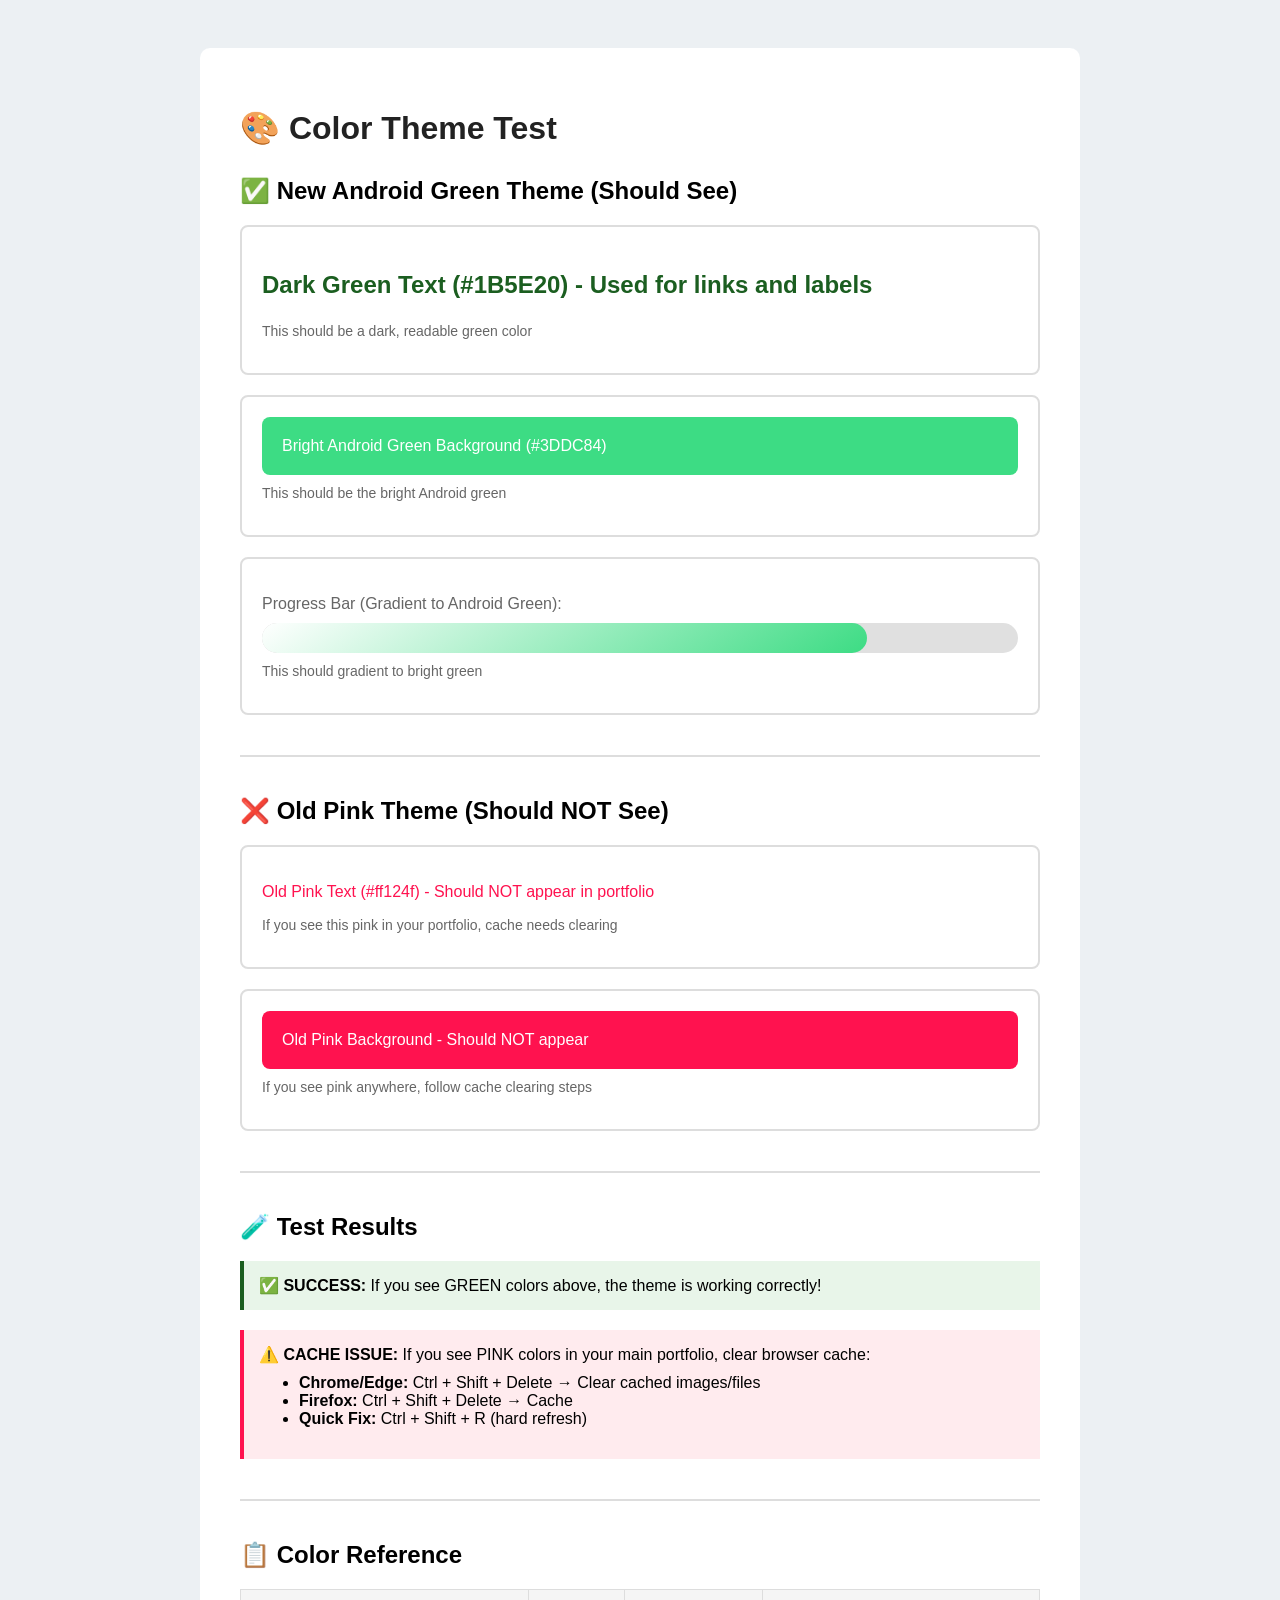
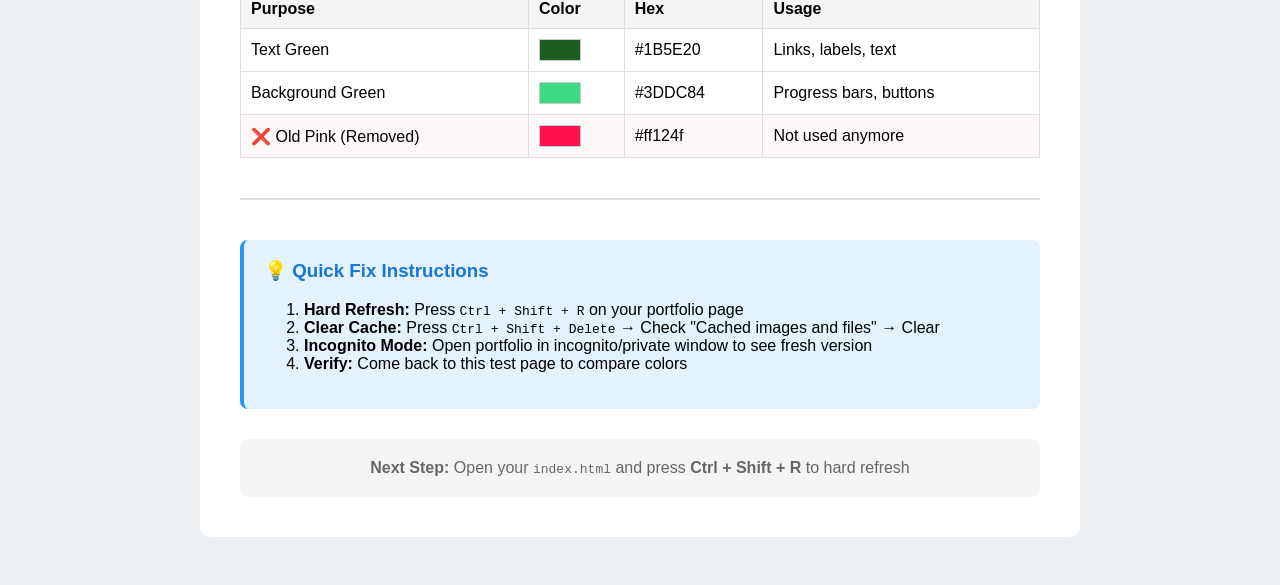
<file: COLOR_TEST.html>
<!DOCTYPE html>
<html lang="en">
<head>
    <meta charset="UTF-8">
    <meta name="viewport" content="width=device-width, initial-scale=1.0">
    <title>Color Theme Test - Android Green</title>
    <style>
        body {
            font-family: 'Poppins', sans-serif;
            padding: 40px;
            background-color: #ecf0f3;
        }
        
        .test-container {
            max-width: 800px;
            margin: 0 auto;
            background: white;
            padding: 40px;
            border-radius: 10px;
        }
        
        h1 {
            color: #222;
            margin-bottom: 30px;
        }
        
        .color-box {
            padding: 20px;
            margin: 20px 0;
            border-radius: 8px;
            border: 2px solid #ddd;
        }
        
        .text-green {
            color: #1B5E20;
            font-size: 24px;
            font-weight: 600;
        }
        
        .bg-green {
            background: #3DDC84;
            color: white;
            padding: 20px;
            border-radius: 8px;
        }
        
        .progress-demo {
            width: 100%;
            height: 30px;
            background: #e0e0e0;
            border-radius: 15px;
            overflow: hidden;
            margin: 10px 0;
        }
        
        .progress-fill {
            height: 100%;
            width: 80%;
            background: linear-gradient(145deg, #fff 0%, #3DDC84 100%);
            border-radius: 15px;
        }
        
        .old-pink {
            color: #ff124f;
        }
        
        .old-pink-bg {
            background: #ff124f;
            color: white;
            padding: 20px;
            border-radius: 8px;
        }
        
        .test-result {
            padding: 15px;
            margin: 20px 0;
            border-left: 4px solid;
        }
        
        .success {
            background: #e8f5e9;
            border-color: #1B5E20;
        }
        
        .error {
            background: #ffebee;
            border-color: #ff124f;
        }
    </style>
</head>
<body>
    <div class="test-container">
        <h1>🎨 Color Theme Test</h1>
        
        <h2>✅ New Android Green Theme (Should See)</h2>
        
        <div class="color-box">
            <p class="text-green">Dark Green Text (#1B5E20) - Used for links and labels</p>
            <p style="font-size: 14px; color: #666;">This should be a dark, readable green color</p>
        </div>
        
        <div class="color-box">
            <div class="bg-green">Bright Android Green Background (#3DDC84)</div>
            <p style="font-size: 14px; color: #666; margin-top: 10px;">This should be the bright Android green</p>
        </div>
        
        <div class="color-box">
            <p style="margin-bottom: 10px; color: #666;">Progress Bar (Gradient to Android Green):</p>
            <div class="progress-demo">
                <div class="progress-fill"></div>
            </div>
            <p style="font-size: 14px; color: #666; margin-top: 10px;">This should gradient to bright green</p>
        </div>
        
        <hr style="margin: 40px 0; border: none; border-top: 2px solid #ddd;">
        
        <h2>❌ Old Pink Theme (Should NOT See)</h2>
        
        <div class="color-box">
            <p class="old-pink">Old Pink Text (#ff124f) - Should NOT appear in portfolio</p>
            <p style="font-size: 14px; color: #666;">If you see this pink in your portfolio, cache needs clearing</p>
        </div>
        
        <div class="color-box">
            <div class="old-pink-bg">Old Pink Background - Should NOT appear</div>
            <p style="font-size: 14px; color: #666; margin-top: 10px;">If you see pink anywhere, follow cache clearing steps</p>
        </div>
        
        <hr style="margin: 40px 0; border: none; border-top: 2px solid #ddd;">
        
        <h2>🧪 Test Results</h2>
        
        <div class="test-result success">
            <strong>✅ SUCCESS:</strong> If you see GREEN colors above, the theme is working correctly!
        </div>
        
        <div class="test-result error">
            <strong>⚠️ CACHE ISSUE:</strong> If you see PINK colors in your main portfolio, clear browser cache:
            <ul style="margin-top: 10px;">
                <li><strong>Chrome/Edge:</strong> Ctrl + Shift + Delete → Clear cached images/files</li>
                <li><strong>Firefox:</strong> Ctrl + Shift + Delete → Cache</li>
                <li><strong>Quick Fix:</strong> Ctrl + Shift + R (hard refresh)</li>
            </ul>
        </div>
        
        <hr style="margin: 40px 0; border: none; border-top: 2px solid #ddd;">
        
        <h2>📋 Color Reference</h2>
        
        <table style="width: 100%; border-collapse: collapse;">
            <tr style="background: #f5f5f5;">
                <th style="padding: 10px; text-align: left; border: 1px solid #ddd;">Purpose</th>
                <th style="padding: 10px; text-align: left; border: 1px solid #ddd;">Color</th>
                <th style="padding: 10px; text-align: left; border: 1px solid #ddd;">Hex</th>
                <th style="padding: 10px; text-align: left; border: 1px solid #ddd;">Usage</th>
            </tr>
            <tr>
                <td style="padding: 10px; border: 1px solid #ddd;">Text Green</td>
                <td style="padding: 10px; border: 1px solid #ddd;"><div style="width: 40px; height: 20px; background: #1B5E20; border: 1px solid #ccc;"></div></td>
                <td style="padding: 10px; border: 1px solid #ddd;">#1B5E20</td>
                <td style="padding: 10px; border: 1px solid #ddd;">Links, labels, text</td>
            </tr>
            <tr>
                <td style="padding: 10px; border: 1px solid #ddd;">Background Green</td>
                <td style="padding: 10px; border: 1px solid #ddd;"><div style="width: 40px; height: 20px; background: #3DDC84; border: 1px solid #ccc;"></div></td>
                <td style="padding: 10px; border: 1px solid #ddd;">#3DDC84</td>
                <td style="padding: 10px; border: 1px solid #ddd;">Progress bars, buttons</td>
            </tr>
            <tr style="background: #fff8f8;">
                <td style="padding: 10px; border: 1px solid #ddd;">❌ Old Pink (Removed)</td>
                <td style="padding: 10px; border: 1px solid #ddd;"><div style="width: 40px; height: 20px; background: #ff124f; border: 1px solid #ccc;"></div></td>
                <td style="padding: 10px; border: 1px solid #ddd;">#ff124f</td>
                <td style="padding: 10px; border: 1px solid #ddd;">Not used anymore</td>
            </tr>
        </table>
        
        <hr style="margin: 40px 0; border: none; border-top: 2px solid #ddd;">
        
        <div style="background: #e3f2fd; padding: 20px; border-radius: 8px; border-left: 4px solid #2196F3;">
            <h3 style="margin-top: 0; color: #1976D2;">💡 Quick Fix Instructions</h3>
            <ol>
                <li><strong>Hard Refresh:</strong> Press <code>Ctrl + Shift + R</code> on your portfolio page</li>
                <li><strong>Clear Cache:</strong> Press <code>Ctrl + Shift + Delete</code> → Check "Cached images and files" → Clear</li>
                <li><strong>Incognito Mode:</strong> Open portfolio in incognito/private window to see fresh version</li>
                <li><strong>Verify:</strong> Come back to this test page to compare colors</li>
            </ol>
        </div>
        
        <div style="margin-top: 30px; padding: 20px; background: #f5f5f5; border-radius: 8px; text-align: center;">
            <p style="margin: 0; color: #666;">
                <strong>Next Step:</strong> Open your <code>index.html</code> and press <strong>Ctrl + Shift + R</strong> to hard refresh
            </p>
        </div>
    </div>
</body>
</html>
</file>
